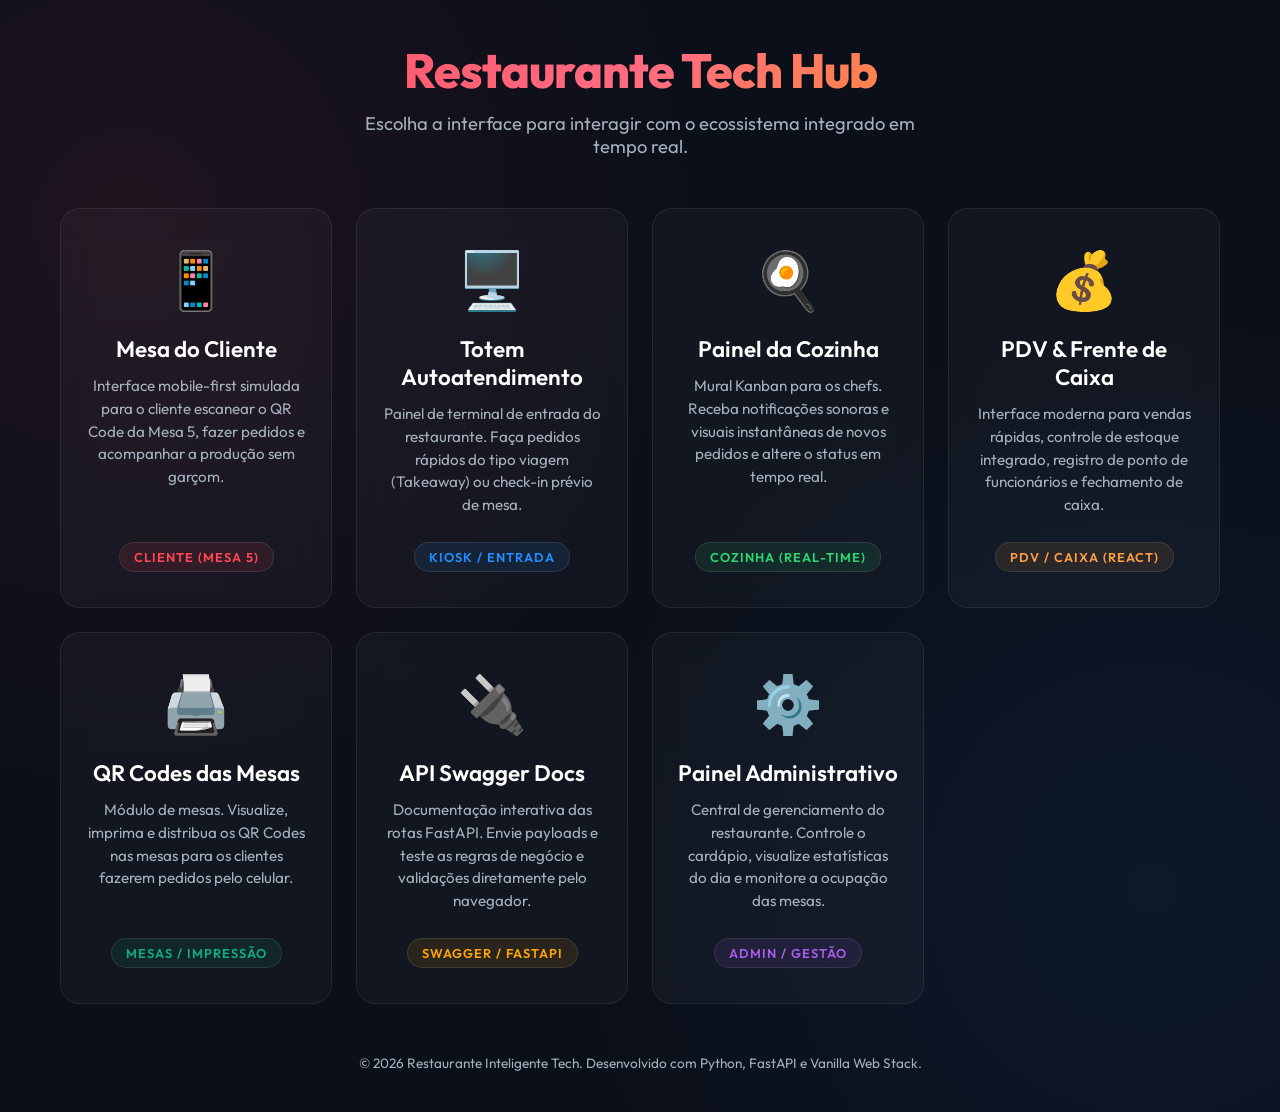
<file: frontend/index.html>
<!DOCTYPE html>
<html lang="pt-BR">
<head>
    <meta charset="UTF-8">
    <meta name="viewport" content="width=device-width, initial-scale=1.0">
    <meta name="description" content="Portal Central do Restaurante Inteligente - Acesse a Cozinha, Totem, Cliente e documentação da API.">
    <title>Restaurante Tech - Portal Hub</title>
    <!-- Google Fonts -->
    <link rel="preconnect" href="https://fonts.googleapis.com">
    <link rel="preconnect" href="https://fonts.gstatic.com" crossorigin>
    <link href="https://fonts.googleapis.com/css2?family=Outfit:wght@300;400;600;800&display=swap" rel="stylesheet">
    
    <style>
        :root {
            --bg-color: #0b0f19;
            --card-bg: rgba(255, 255, 255, 0.03);
            --card-border: rgba(255, 255, 255, 0.08);
            --primary: #ff4757;
            --primary-glow: rgba(255, 71, 87, 0.35);
            --secondary: #2ed573;
            --secondary-glow: rgba(46, 213, 115, 0.35);
            --accent: #1e90ff;
            --accent-glow: rgba(30, 144, 255, 0.35);
            --neutral: #ffa502;
            --neutral-glow: rgba(255, 165, 2, 0.35);
            --admin: #a55eea;
            --admin-glow: rgba(165, 94, 234, 0.35);
            --pdv: #ff9f43;
            --pdv-glow: rgba(255, 159, 67, 0.35);
            --qrcodes: #10ac84;
            --qrcodes-glow: rgba(16, 172, 132, 0.35);
            --text-main: #f1f2f6;
            --text-muted: #a4b0be;
        }

        * {
            box-sizing: border-box;
            margin: 0;
            padding: 0;
        }

        body {
            font-family: 'Outfit', sans-serif;
            background-color: var(--bg-color);
            color: var(--text-main);
            min-height: 100vh;
            display: flex;
            flex-direction: column;
            justify-content: center;
            align-items: center;
            overflow-x: hidden;
            background-image: 
                radial-gradient(circle at 10% 20%, rgba(255, 71, 87, 0.08) 0%, transparent 40%),
                radial-gradient(circle at 90% 80%, rgba(30, 144, 255, 0.08) 0%, transparent 40%);
        }

        .container {
            max-width: 1200px;
            width: 100%;
            padding: 40px 20px;
            text-align: center;
            z-index: 2;
        }

        header {
            margin-bottom: 50px;
            animation: fadeInDown 1s ease-out;
        }

        h1 {
            font-size: 3rem;
            font-weight: 800;
            letter-spacing: -1px;
            margin-bottom: 12px;
            background: linear-gradient(135deg, #ff4757, #ff6b81, #ffa502);
            -webkit-background-clip: text;
            -webkit-text-fill-color: transparent;
        }

        header p {
            color: var(--text-muted);
            font-size: 1.15rem;
            max-width: 600px;
            margin: 0 auto;
        }

        .grid {
            display: grid;
            grid-template-columns: repeat(auto-fit, minmax(250px, 1fr));
            gap: 24px;
            margin-bottom: 50px;
            animation: fadeInUp 1s ease-out;
        }

        .card {
            background: var(--card-bg);
            border: 1px solid var(--card-border);
            border-radius: 20px;
            padding: 35px 25px;
            text-decoration: none;
            color: inherit;
            display: flex;
            flex-direction: column;
            align-items: center;
            justify-content: space-between;
            transition: all 0.4s cubic-bezier(0.165, 0.84, 0.44, 1);
            backdrop-filter: blur(16px);
            -webkit-backdrop-filter: blur(16px);
            position: relative;
            overflow: hidden;
        }

        .card::before {
            content: '';
            position: absolute;
            top: 0;
            left: 0;
            width: 100%;
            height: 100%;
            background: linear-gradient(180deg, rgba(255, 255, 255, 0.05) 0%, transparent 100%);
            opacity: 0;
            transition: opacity 0.4s ease;
        }

        .card:hover {
            transform: translateY(-8px);
            border-color: rgba(255, 255, 255, 0.2);
            box-shadow: 0 15px 35px rgba(0, 0, 0, 0.5);
        }

        .card:hover::before {
            opacity: 1;
        }

        /* Specific card glow themes */
        .card-client:hover {
            box-shadow: 0 15px 30px var(--primary-glow);
            border-color: var(--primary);
        }
        .card-totem:hover {
            box-shadow: 0 15px 30px var(--accent-glow);
            border-color: var(--accent);
        }
        .card-kitchen:hover {
            box-shadow: 0 15px 30px var(--secondary-glow);
            border-color: var(--secondary);
        }
        .card-docs:hover {
            box-shadow: 0 15px 30px var(--neutral-glow);
            border-color: var(--neutral);
        }
        .card-admin:hover {
            box-shadow: 0 15px 30px var(--admin-glow);
            border-color: var(--admin);
        }
        .card-pdv:hover {
            box-shadow: 0 15px 30px var(--pdv-glow);
            border-color: var(--pdv);
        }
        .card-qrcodes:hover {
            box-shadow: 0 15px 30px var(--qrcodes-glow);
            border-color: var(--qrcodes);
        }

        .card-icon {
            font-size: 3.5rem;
            margin-bottom: 20px;
            display: inline-block;
            transition: transform 0.3s ease;
        }

        .card:hover .card-icon {
            transform: scale(1.15) rotate(5deg);
        }

        .card-title {
            font-size: 1.4rem;
            font-weight: 600;
            margin-bottom: 12px;
            color: #fff;
        }

        .card-description {
            font-size: 0.95rem;
            color: var(--text-muted);
            line-height: 1.5;
            margin-bottom: 25px;
        }

        .card-badge {
            font-size: 0.8rem;
            font-weight: 600;
            text-transform: uppercase;
            letter-spacing: 1px;
            padding: 6px 14px;
            border-radius: 100px;
            background: rgba(255, 255, 255, 0.08);
            border: 1px solid rgba(255, 255, 255, 0.1);
        }

        .card-client .card-badge { color: var(--primary); background: rgba(255, 71, 87, 0.1); }
        .card-totem .card-badge { color: var(--accent); background: rgba(30, 144, 255, 0.1); }
        .card-kitchen .card-badge { color: var(--secondary); background: rgba(46, 213, 115, 0.1); }
        .card-docs .card-badge { color: var(--neutral); background: rgba(255, 165, 2, 0.1); }
        .card-admin .card-badge { color: var(--admin); background: rgba(165, 94, 234, 0.1); }
        .card-pdv .card-badge { color: var(--pdv); background: rgba(255, 159, 67, 0.1); }
        .card-qrcodes .card-badge { color: var(--qrcodes); background: rgba(16, 172, 132, 0.1); }

        footer {
            margin-top: 40px;
            color: var(--text-muted);
            font-size: 0.85rem;
            animation: fadeIn 1.5s ease-out;
        }

        /* Animations */
        @keyframes fadeInDown {
            from {
                opacity: 0;
                transform: translateY(-20px);
            }
            to {
                opacity: 1;
                transform: translateY(0);
            }
        }

        @keyframes fadeInUp {
            from {
                opacity: 0;
                transform: translateY(20px);
            }
            to {
                opacity: 1;
                transform: translateY(0);
            }
        }

        @keyframes fadeIn {
            from { opacity: 0; }
            to { opacity: 1; }
        }

        @media (max-width: 768px) {
            h1 { font-size: 2.2rem; }
            .grid { grid-template-columns: 1fr; }
        }
    </style>
</head>
<body>

    <div class="container">
        <header>
            <h1 id="main-title">Restaurante Tech Hub</h1>
            <p>Escolha a interface para interagir com o ecossistema integrado em tempo real.</p>
        </header>

        <main class="grid">
            <!-- CLIENT CARD -->
            <a href="/client/index.html?mesa=5" class="card card-client" id="btn-client-hub">
                <div>
                    <span class="card-icon">📱</span>
                    <h2 class="card-title">Mesa do Cliente</h2>
                    <p class="card-description">Interface mobile-first simulada para o cliente escanear o QR Code da Mesa 5, fazer pedidos e acompanhar a produção sem garçom.</p>
                </div>
                <span class="card-badge">Cliente (Mesa 5)</span>
            </a>

            <!-- TOTEM CARD -->
            <a href="/totem/index.html" class="card card-totem" id="btn-totem-hub">
                <div>
                    <span class="card-icon">🖥️</span>
                    <h2 class="card-title">Totem Autoatendimento</h2>
                    <p class="card-description">Painel de terminal de entrada do restaurante. Faça pedidos rápidos do tipo viagem (Takeaway) ou check-in prévio de mesa.</p>
                </div>
                <span class="card-badge">Kiosk / Entrada</span>
            </a>

            <!-- KITCHEN CARD -->
            <a href="/kitchen/index.html" class="card card-kitchen" id="btn-kitchen-hub">
                <div>
                    <span class="card-icon">🍳</span>
                    <h2 class="card-title">Painel da Cozinha</h2>
                    <p class="card-description">Mural Kanban para os chefs. Receba notificações sonoras e visuais instantâneas de novos pedidos e altere o status em tempo real.</p>
                </div>
                <span class="card-badge">Cozinha (Real-Time)</span>
            </a>

            <!-- PDV / CAIXA CARD -->
            <a href="http://localhost:5173" class="card card-pdv" id="btn-pdv-hub" target="_blank">
                <div>
                    <span class="card-icon">💰</span>
                    <h2 class="card-title">PDV & Frente de Caixa</h2>
                    <p class="card-description">Interface moderna para vendas rápidas, controle de estoque integrado, registro de ponto de funcionários e fechamento de caixa.</p>
                </div>
                <span class="card-badge">PDV / Caixa (React)</span>
            </a>

            <!-- QRCODES CARD -->
            <a href="/qrcodes/index.html" class="card card-qrcodes" id="btn-qrcodes-hub">
                <div>
                    <span class="card-icon">🖨️</span>
                    <h2 class="card-title">QR Codes das Mesas</h2>
                    <p class="card-description">Módulo de mesas. Visualize, imprima e distribua os QR Codes nas mesas para os clientes fazerem pedidos pelo celular.</p>
                </div>
                <span class="card-badge">Mesas / Impressão</span>
            </a>

            <!-- SWAGGER API DOCS CARD -->
            <a href="/docs" class="card card-docs" id="btn-docs-hub">
                <div>
                    <span class="card-icon">🔌</span>
                    <h2 class="card-title">API Swagger Docs</h2>
                    <p class="card-description">Documentação interativa das rotas FastAPI. Envie payloads e teste as regras de negócio e validações diretamente pelo navegador.</p>
                </div>
                <span class="card-badge">Swagger / FastAPI</span>
            </a>

            <!-- ADMIN PANEL CARD -->
            <a href="/admin/index.html" class="card card-admin" id="btn-admin-hub">
                <div>
                    <span class="card-icon">⚙️</span>
                    <h2 class="card-title">Painel Administrativo</h2>
                    <p class="card-description">Central de gerenciamento do restaurante. Controle o cardápio, visualize estatísticas do dia e monitore a ocupação das mesas.</p>
                </div>
                <span class="card-badge">Admin / Gestão</span>
            </a>
        </main>

        <footer>
            <p>&copy; 2026 Restaurante Inteligente Tech. Desenvolvido com Python, FastAPI e Vanilla Web Stack.</p>
        </footer>
    </div>

</body>
</html>
</file>
